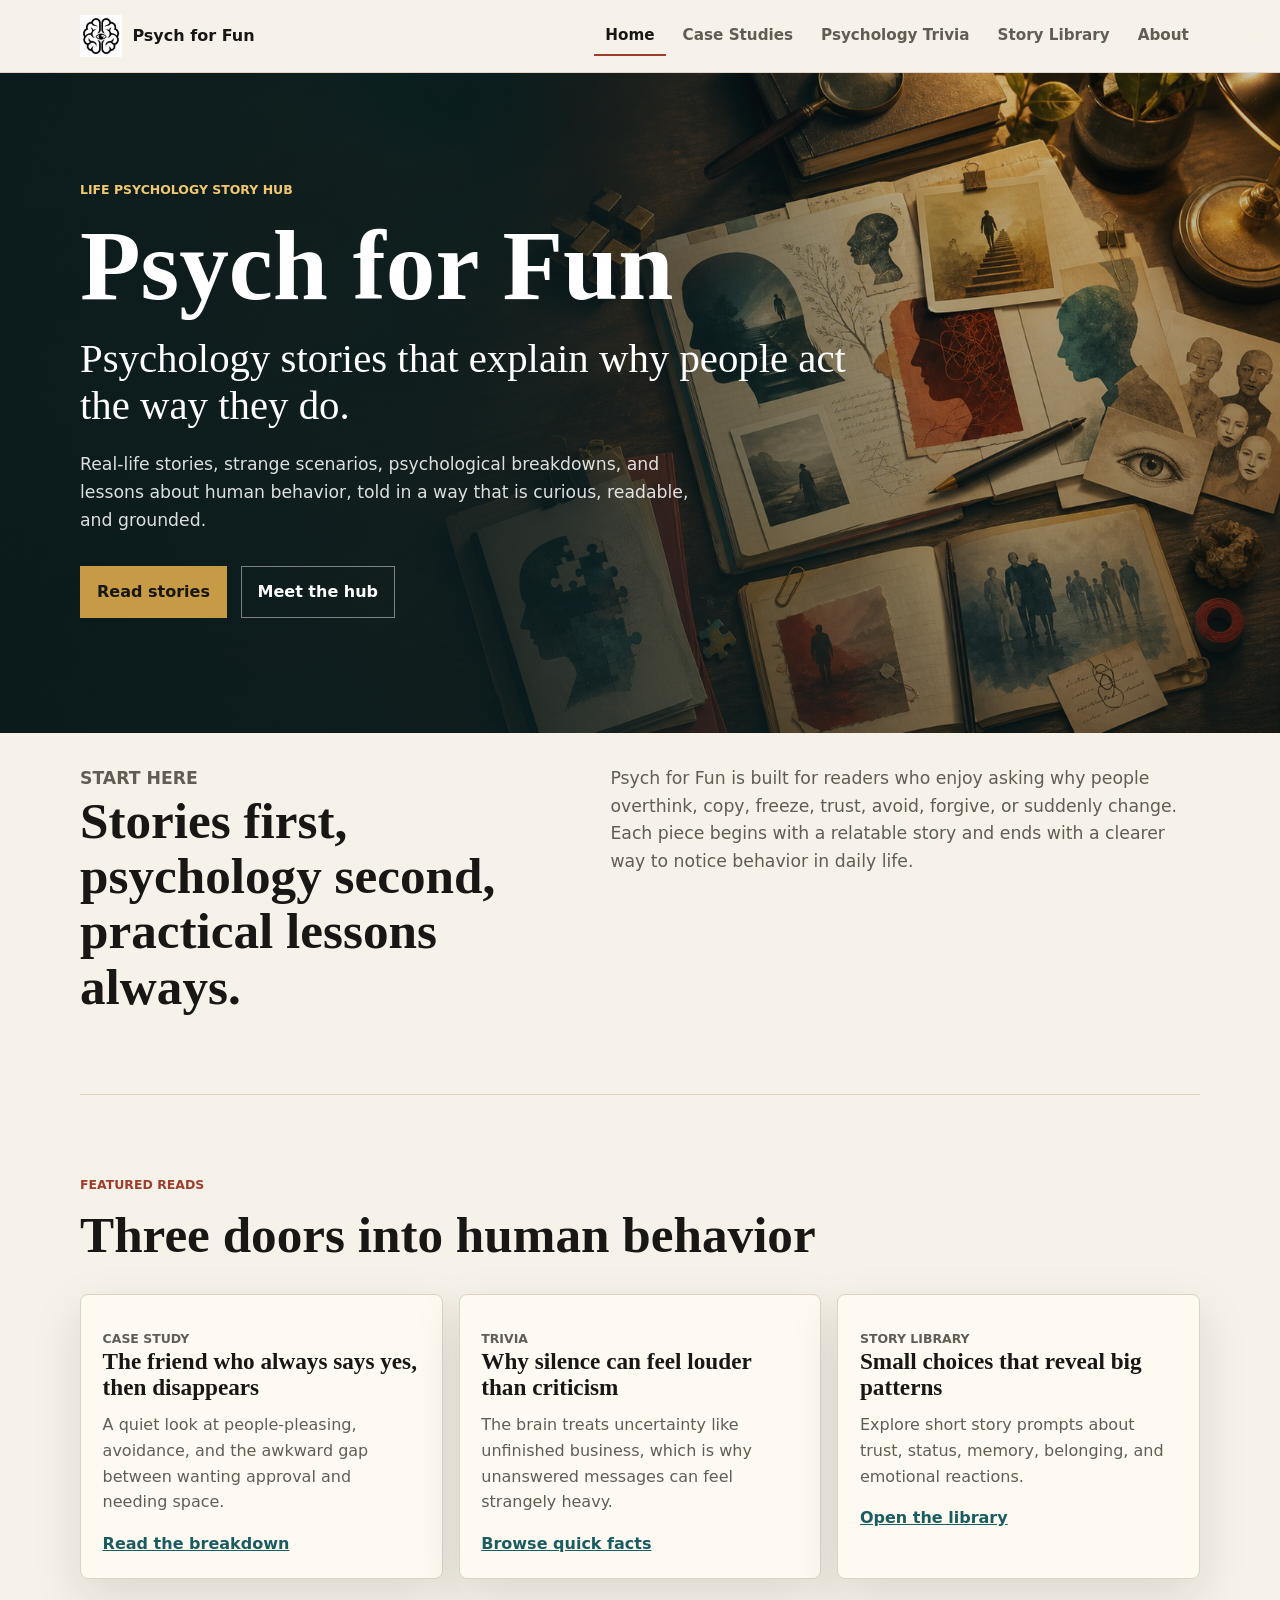
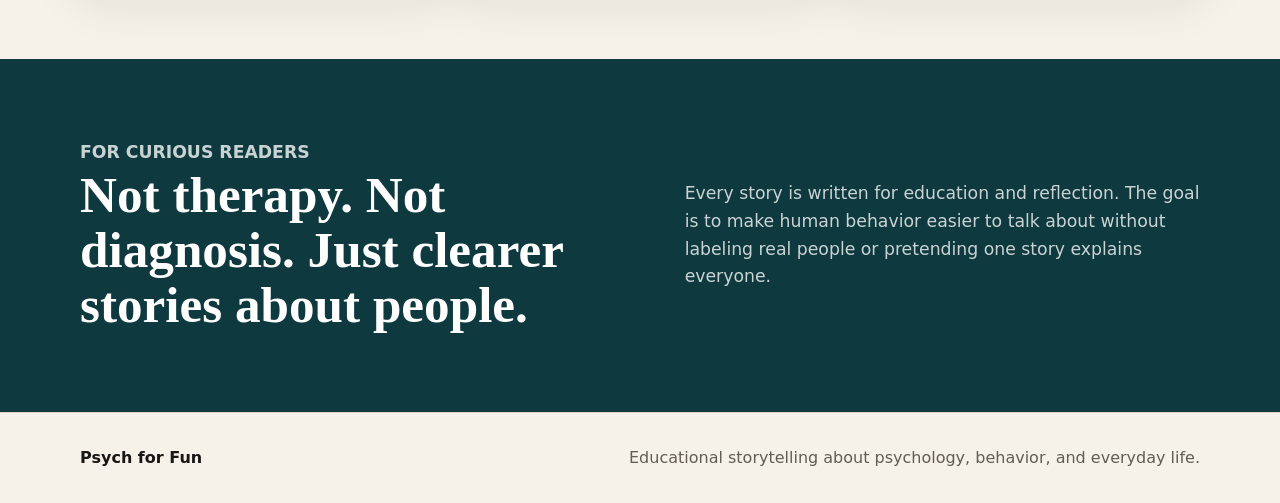
<file: index.html>
<!doctype html>
<html lang="en">
  <head>
    <meta charset="utf-8" />
    <meta name="viewport" content="width=device-width, initial-scale=1" />
    <title>Psych for Fun | Life Psychology Story Hub</title>
    <meta
      name="description"
      content="Psych for Fun shares real-life psychology stories, strange scenarios, human behavior lessons, and approachable psychological breakdowns."
    />
    <link rel="stylesheet" href="assets/styles.css" />
    <link rel="icon" type="image/png" href="assets/psych-for-fun-logo.png" />
    <script src="assets/site.js" defer></script>
  </head>
  <body>
    <a class="skip-link" href="#main">Skip to content</a>

    <header class="site-header">
      <nav class="nav-shell" aria-label="Primary navigation">
        <a class="brand" href="index.html" aria-current="page">
          <img class="brand-logo" src="assets/psych-for-fun-logo.png" alt="" />
          <span>Psych for Fun</span>
        </a>
        <button
          class="nav-toggle"
          type="button"
          aria-expanded="false"
          aria-controls="site-menu"
          data-nav-toggle
        >
          <span class="nav-toggle-line"></span>
          <span class="nav-toggle-line"></span>
          <span class="nav-toggle-line"></span>
          <span class="sr-only">Menu</span>
        </button>
        <ul class="site-menu" id="site-menu" data-nav-menu>
          <li><a href="index.html" aria-current="page">Home</a></li>
          <li><a href="case-studies.html">Case Studies</a></li>
          <li><a href="trivia.html">Psychology Trivia</a></li>
          <li><a href="story-library.html">Story Library</a></li>
          <li><a href="about.html">About</a></li>
        </ul>
      </nav>
    </header>

    <main id="main">
      <section class="hero">
        <img
          class="hero-image"
          src="assets/hero-psychology-stories.png"
          alt="Editorial illustration of layered psychology stories and human behavior clues"
        />
        <div class="hero-overlay"></div>
        <div class="hero-content">
          <p class="eyebrow">Life Psychology Story Hub</p>
          <h1>Psych for Fun</h1>
          <p class="hero-lede">
            Psychology stories that explain why people act the way they do.
          </p>
          <p class="hero-support">
            Real-life stories, strange scenarios, psychological breakdowns, and
            lessons about human behavior, told in a way that is curious,
            readable, and grounded.
          </p>
          <div class="hero-actions">
            <a class="button button-primary" href="story-library.html">Read stories</a>
            <a class="button button-secondary" href="about.html">Meet the hub</a>
          </div>
        </div>
      </section>

      <section class="section section-intro">
        <div class="section-grid">
          <div>
            <p class="eyebrow">Start here</p>
            <h2>Stories first, psychology second, practical lessons always.</h2>
          </div>
          <p>
            Psych for Fun is built for readers who enjoy asking why people
            overthink, copy, freeze, trust, avoid, forgive, or suddenly change.
            Each piece begins with a relatable story and ends with a clearer
            way to notice behavior in daily life.
          </p>
        </div>
      </section>

      <section class="section">
        <div class="section-heading">
          <p class="eyebrow">Featured reads</p>
          <h2>Three doors into human behavior</h2>
        </div>
        <div class="card-grid">
          <article class="story-card">
            <p class="card-kicker">Case Study</p>
            <h3>The friend who always says yes, then disappears</h3>
            <p>
              A quiet look at people-pleasing, avoidance, and the awkward gap
              between wanting approval and needing space.
            </p>
            <a href="case-studies.html">Read the breakdown</a>
          </article>
          <article class="story-card">
            <p class="card-kicker">Trivia</p>
            <h3>Why silence can feel louder than criticism</h3>
            <p>
              The brain treats uncertainty like unfinished business, which is
              why unanswered messages can feel strangely heavy.
            </p>
            <a href="trivia.html">Browse quick facts</a>
          </article>
          <article class="story-card">
            <p class="card-kicker">Story Library</p>
            <h3>Small choices that reveal big patterns</h3>
            <p>
              Explore short story prompts about trust, status, memory,
              belonging, and emotional reactions.
            </p>
            <a href="story-library.html">Open the library</a>
          </article>
        </div>
      </section>

      <section class="section feature-band">
        <div>
          <p class="eyebrow">For curious readers</p>
          <h2>Not therapy. Not diagnosis. Just clearer stories about people.</h2>
        </div>
        <p>
          Every story is written for education and reflection. The goal is to
          make human behavior easier to talk about without labeling real people
          or pretending one story explains everyone.
        </p>
      </section>
    </main>

    <footer class="site-footer">
      <p>Psych for Fun</p>
      <p>Educational storytelling about psychology, behavior, and everyday life.</p>
    </footer>
  </body>
</html>
</file>
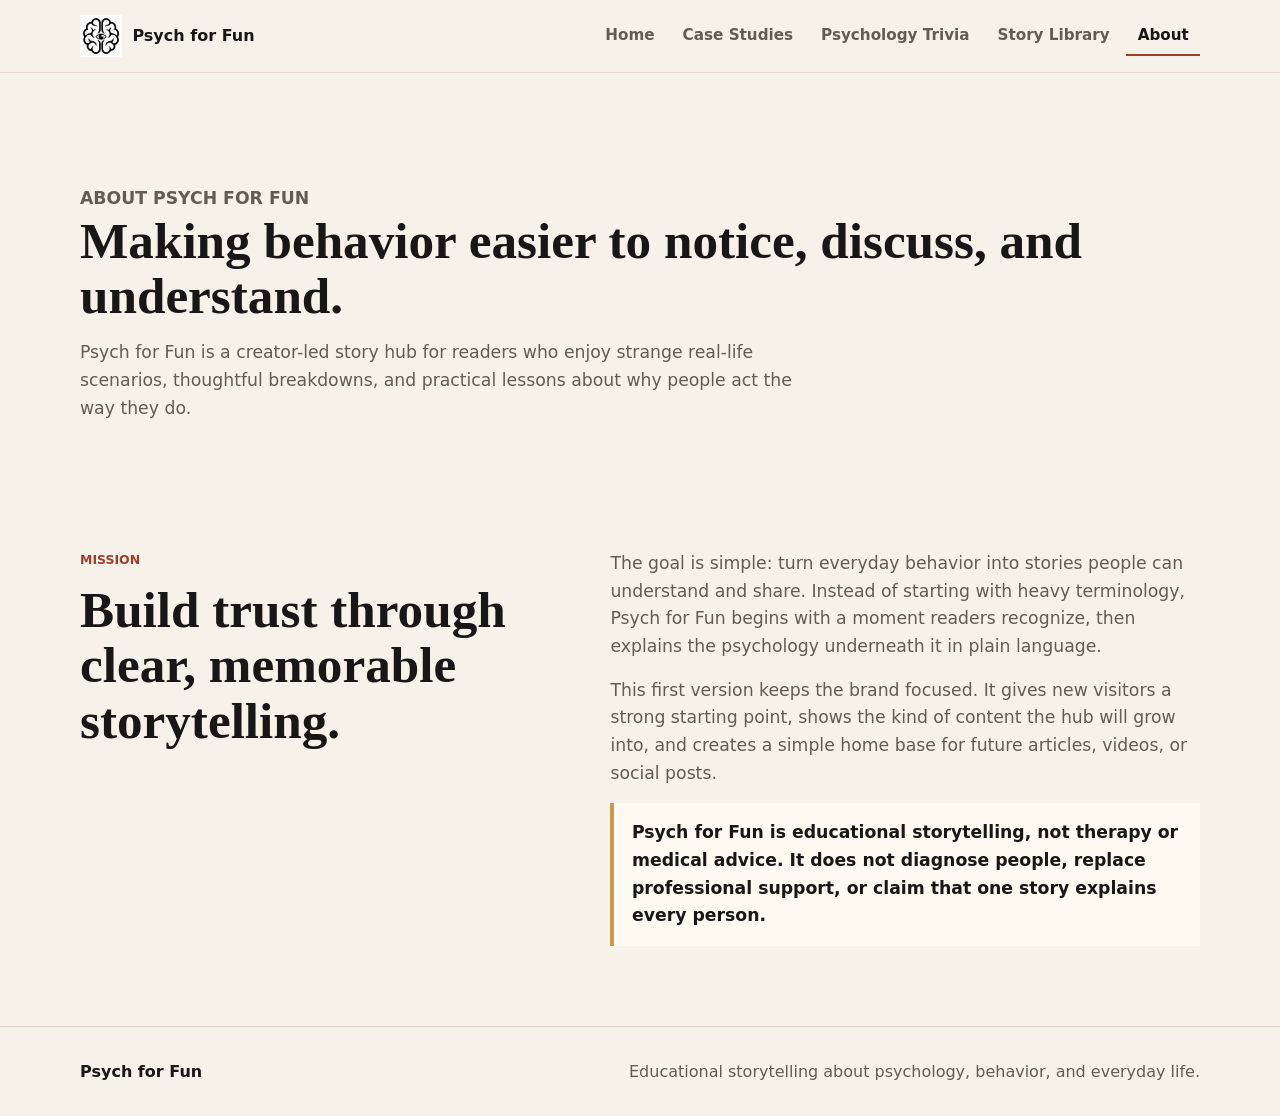
<file: about.html>
<!doctype html>
<html lang="en">
  <head>
    <meta charset="utf-8" />
    <meta name="viewport" content="width=device-width, initial-scale=1" />
    <title>About | Psych for Fun</title>
    <meta
      name="description"
      content="About Psych for Fun, a Life Psychology Story Hub for curious stories, strange scenarios, and human behavior lessons."
    />
    <link rel="stylesheet" href="assets/styles.css" />
    <link rel="icon" type="image/png" href="assets/psych-for-fun-logo.png" />
    <script src="assets/site.js" defer></script>
  </head>
  <body>
    <a class="skip-link" href="#main">Skip to content</a>

    <header class="site-header">
      <nav class="nav-shell" aria-label="Primary navigation">
        <a class="brand" href="index.html">
          <img class="brand-logo" src="assets/psych-for-fun-logo.png" alt="" />
          <span>Psych for Fun</span>
        </a>
        <button
          class="nav-toggle"
          type="button"
          aria-expanded="false"
          aria-controls="site-menu"
          data-nav-toggle
        >
          <span class="nav-toggle-line"></span>
          <span class="nav-toggle-line"></span>
          <span class="nav-toggle-line"></span>
          <span class="sr-only">Menu</span>
        </button>
        <ul class="site-menu" id="site-menu" data-nav-menu>
          <li><a href="index.html">Home</a></li>
          <li><a href="case-studies.html">Case Studies</a></li>
          <li><a href="trivia.html">Psychology Trivia</a></li>
          <li><a href="story-library.html">Story Library</a></li>
          <li><a href="about.html" aria-current="page">About</a></li>
        </ul>
      </nav>
    </header>

    <main id="main">
      <section class="page-hero about-hero">
        <p class="eyebrow">About Psych for Fun</p>
        <h1>Making behavior easier to notice, discuss, and understand.</h1>
        <p>
          Psych for Fun is a creator-led story hub for readers who enjoy strange
          real-life scenarios, thoughtful breakdowns, and practical lessons
          about why people act the way they do.
        </p>
      </section>

      <section class="section about-layout">
        <div>
          <p class="eyebrow">Mission</p>
          <h2>Build trust through clear, memorable storytelling.</h2>
        </div>
        <div class="about-copy">
          <p>
            The goal is simple: turn everyday behavior into stories people can
            understand and share. Instead of starting with heavy terminology,
            Psych for Fun begins with a moment readers recognize, then explains
            the psychology underneath it in plain language.
          </p>
          <p>
            This first version keeps the brand focused. It gives new visitors a
            strong starting point, shows the kind of content the hub will grow
            into, and creates a simple home base for future articles, videos, or
            social posts.
          </p>
          <p class="disclaimer">
            Psych for Fun is educational storytelling, not therapy or medical advice.
            It does not diagnose people, replace professional support, or claim
            that one story explains every person.
          </p>
        </div>
      </section>
    </main>

    <footer class="site-footer">
      <p>Psych for Fun</p>
      <p>Educational storytelling about psychology, behavior, and everyday life.</p>
    </footer>
  </body>
</html>
</file>
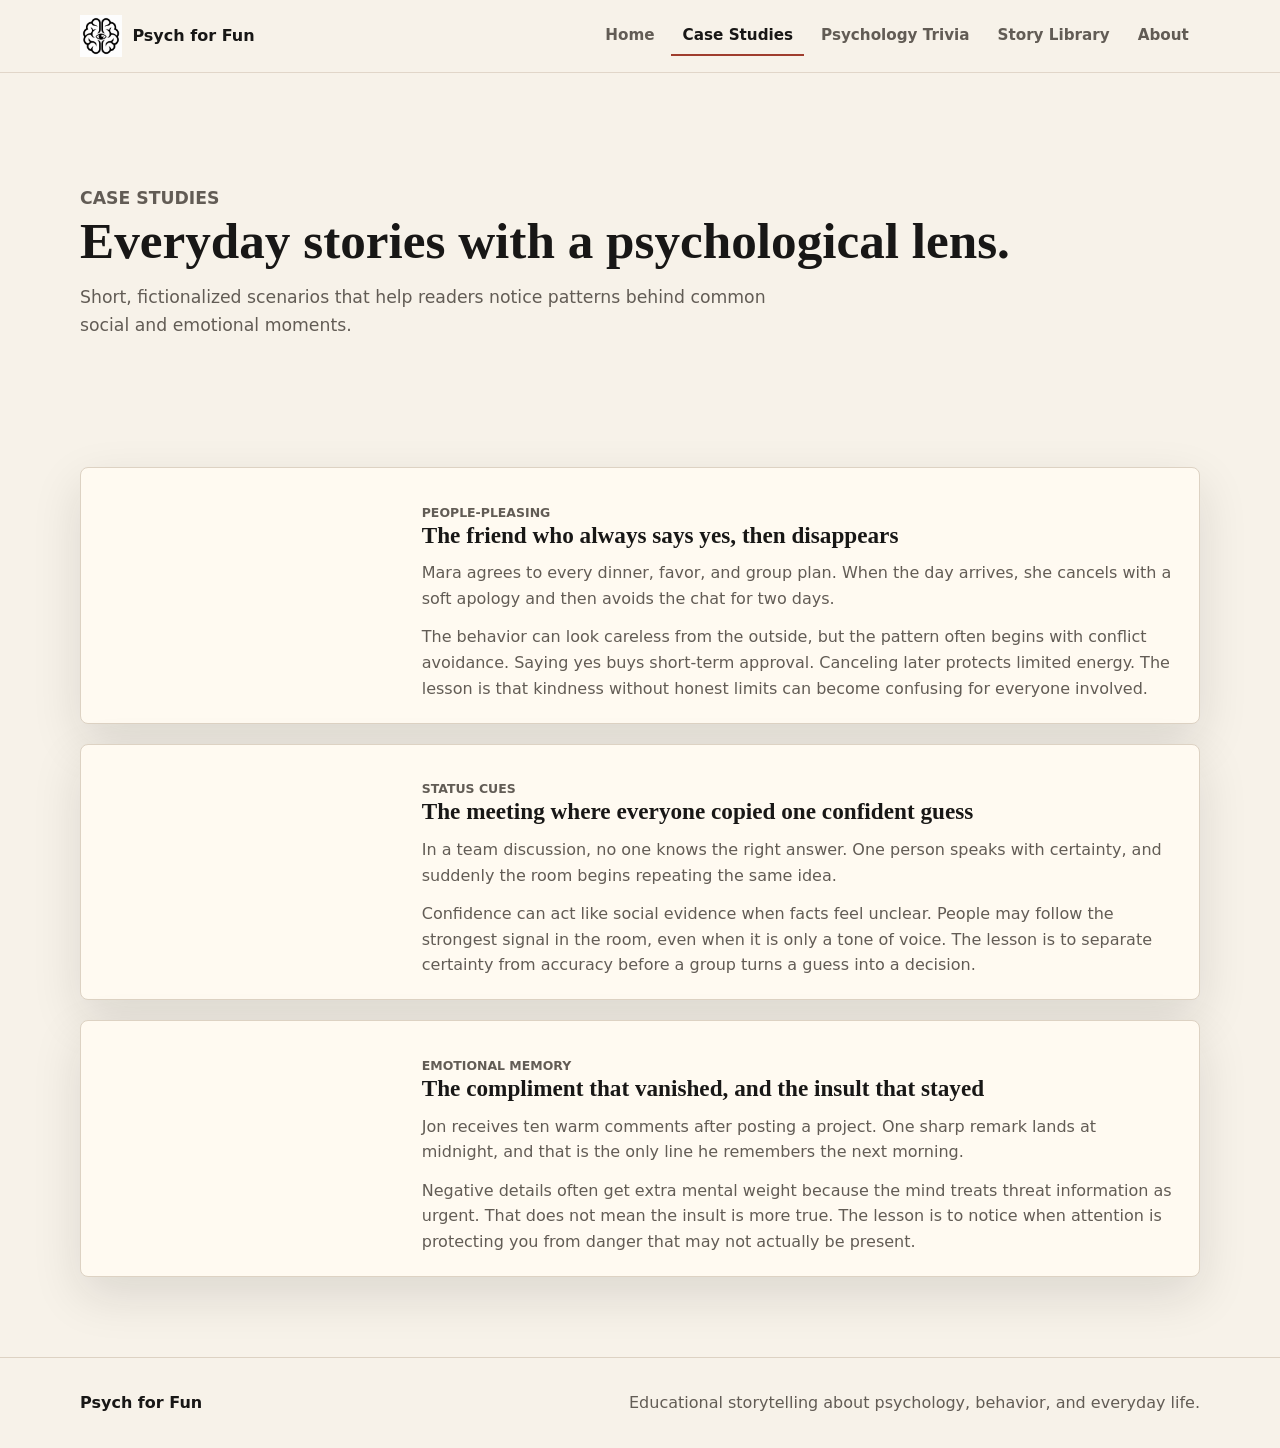
<file: case-studies.html>
<!doctype html>
<html lang="en">
  <head>
    <meta charset="utf-8" />
    <meta name="viewport" content="width=device-width, initial-scale=1" />
    <title>Case Studies | Psych for Fun</title>
    <meta
      name="description"
      content="Story-style psychology case studies from Psych for Fun, written for curious readers and everyday reflection."
    />
    <link rel="stylesheet" href="assets/styles.css" />
    <link rel="icon" type="image/png" href="assets/psych-for-fun-logo.png" />
    <script src="assets/site.js" defer></script>
  </head>
  <body>
    <a class="skip-link" href="#main">Skip to content</a>

    <header class="site-header">
      <nav class="nav-shell" aria-label="Primary navigation">
        <a class="brand" href="index.html">
          <img class="brand-logo" src="assets/psych-for-fun-logo.png" alt="" />
          <span>Psych for Fun</span>
        </a>
        <button
          class="nav-toggle"
          type="button"
          aria-expanded="false"
          aria-controls="site-menu"
          data-nav-toggle
        >
          <span class="nav-toggle-line"></span>
          <span class="nav-toggle-line"></span>
          <span class="nav-toggle-line"></span>
          <span class="sr-only">Menu</span>
        </button>
        <ul class="site-menu" id="site-menu" data-nav-menu>
          <li><a href="index.html">Home</a></li>
          <li><a href="case-studies.html" aria-current="page">Case Studies</a></li>
          <li><a href="trivia.html">Psychology Trivia</a></li>
          <li><a href="story-library.html">Story Library</a></li>
          <li><a href="about.html">About</a></li>
        </ul>
      </nav>
    </header>

    <main id="main">
      <section class="page-hero compact-hero">
        <p class="eyebrow">Case Studies</p>
        <h1>Everyday stories with a psychological lens.</h1>
        <p>
          Short, fictionalized scenarios that help readers notice patterns
          behind common social and emotional moments.
        </p>
      </section>

      <section class="section">
        <div class="story-list">
          <article class="story-card story-card-case">
            <p class="card-kicker">People-pleasing</p>
            <h2>The friend who always says yes, then disappears</h2>
            <p>
              Mara agrees to every dinner, favor, and group plan. When the day
              arrives, she cancels with a soft apology and then avoids the chat
              for two days.
            </p>
            <p>
              The behavior can look careless from the outside, but the pattern
              often begins with conflict avoidance. Saying yes buys short-term
              approval. Canceling later protects limited energy. The lesson is
              that kindness without honest limits can become confusing for
              everyone involved.
            </p>
          </article>

          <article class="story-card story-card-case">
            <p class="card-kicker">Status cues</p>
            <h2>The meeting where everyone copied one confident guess</h2>
            <p>
              In a team discussion, no one knows the right answer. One person
              speaks with certainty, and suddenly the room begins repeating the
              same idea.
            </p>
            <p>
              Confidence can act like social evidence when facts feel unclear.
              People may follow the strongest signal in the room, even when it
              is only a tone of voice. The lesson is to separate certainty from
              accuracy before a group turns a guess into a decision.
            </p>
          </article>

          <article class="story-card story-card-case">
            <p class="card-kicker">Emotional memory</p>
            <h2>The compliment that vanished, and the insult that stayed</h2>
            <p>
              Jon receives ten warm comments after posting a project. One sharp
              remark lands at midnight, and that is the only line he remembers
              the next morning.
            </p>
            <p>
              Negative details often get extra mental weight because the mind
              treats threat information as urgent. That does not mean the insult
              is more true. The lesson is to notice when attention is protecting
              you from danger that may not actually be present.
            </p>
          </article>
        </div>
      </section>
    </main>

    <footer class="site-footer">
      <p>Psych for Fun</p>
      <p>Educational storytelling about psychology, behavior, and everyday life.</p>
    </footer>
  </body>
</html>
</file>
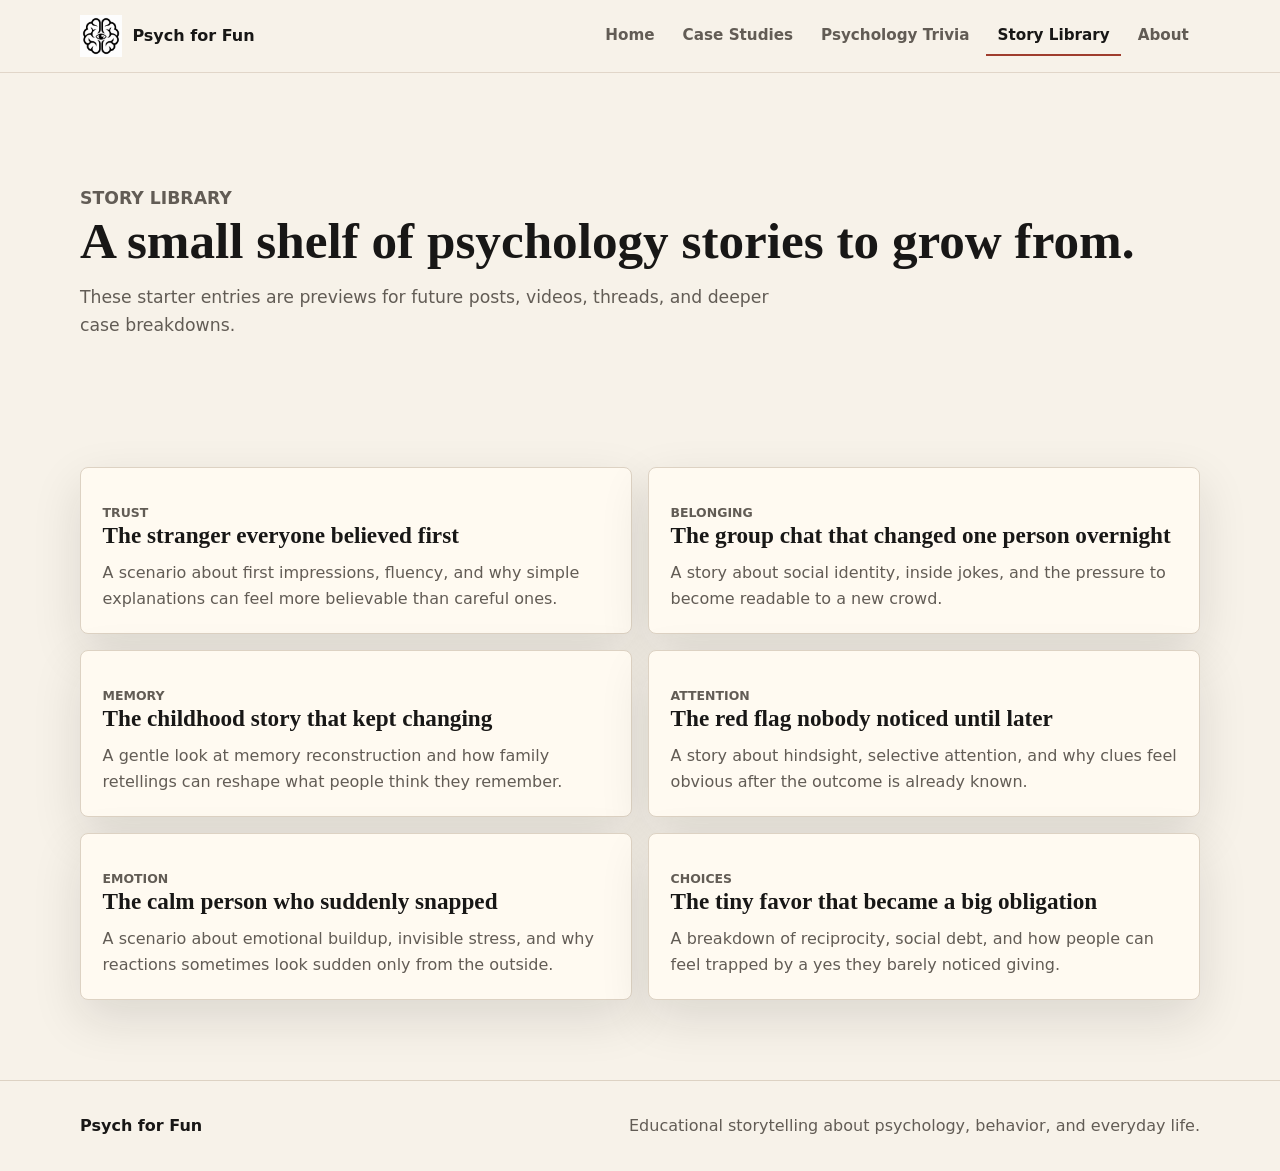
<file: story-library.html>
<!doctype html>
<html lang="en">
  <head>
    <meta charset="utf-8" />
    <meta name="viewport" content="width=device-width, initial-scale=1" />
    <title>Story Library | Psych for Fun</title>
    <meta
      name="description"
      content="The Psych for Fun story library collects psychology story prompts, strange scenarios, and human behavior lessons."
    />
    <link rel="stylesheet" href="assets/styles.css" />
    <link rel="icon" type="image/png" href="assets/psych-for-fun-logo.png" />
    <script src="assets/site.js" defer></script>
  </head>
  <body>
    <a class="skip-link" href="#main">Skip to content</a>

    <header class="site-header">
      <nav class="nav-shell" aria-label="Primary navigation">
        <a class="brand" href="index.html">
          <img class="brand-logo" src="assets/psych-for-fun-logo.png" alt="" />
          <span>Psych for Fun</span>
        </a>
        <button
          class="nav-toggle"
          type="button"
          aria-expanded="false"
          aria-controls="site-menu"
          data-nav-toggle
        >
          <span class="nav-toggle-line"></span>
          <span class="nav-toggle-line"></span>
          <span class="nav-toggle-line"></span>
          <span class="sr-only">Menu</span>
        </button>
        <ul class="site-menu" id="site-menu" data-nav-menu>
          <li><a href="index.html">Home</a></li>
          <li><a href="case-studies.html">Case Studies</a></li>
          <li><a href="trivia.html">Psychology Trivia</a></li>
          <li><a href="story-library.html" aria-current="page">Story Library</a></li>
          <li><a href="about.html">About</a></li>
        </ul>
      </nav>
    </header>

    <main id="main">
      <section class="page-hero compact-hero">
        <p class="eyebrow">Story Library</p>
        <h1>A small shelf of psychology stories to grow from.</h1>
        <p>
          These starter entries are previews for future posts, videos, threads,
          and deeper case breakdowns.
        </p>
      </section>

      <section class="section">
        <div class="library-grid">
          <article class="library-card">
            <p class="card-kicker">Trust</p>
            <h2>The stranger everyone believed first</h2>
            <p>
              A scenario about first impressions, fluency, and why simple
              explanations can feel more believable than careful ones.
            </p>
          </article>
          <article class="library-card">
            <p class="card-kicker">Belonging</p>
            <h2>The group chat that changed one person overnight</h2>
            <p>
              A story about social identity, inside jokes, and the pressure to
              become readable to a new crowd.
            </p>
          </article>
          <article class="library-card">
            <p class="card-kicker">Memory</p>
            <h2>The childhood story that kept changing</h2>
            <p>
              A gentle look at memory reconstruction and how family retellings
              can reshape what people think they remember.
            </p>
          </article>
          <article class="library-card">
            <p class="card-kicker">Attention</p>
            <h2>The red flag nobody noticed until later</h2>
            <p>
              A story about hindsight, selective attention, and why clues feel
              obvious after the outcome is already known.
            </p>
          </article>
          <article class="library-card">
            <p class="card-kicker">Emotion</p>
            <h2>The calm person who suddenly snapped</h2>
            <p>
              A scenario about emotional buildup, invisible stress, and why
              reactions sometimes look sudden only from the outside.
            </p>
          </article>
          <article class="library-card">
            <p class="card-kicker">Choices</p>
            <h2>The tiny favor that became a big obligation</h2>
            <p>
              A breakdown of reciprocity, social debt, and how people can feel
              trapped by a yes they barely noticed giving.
            </p>
          </article>
        </div>
      </section>
    </main>

    <footer class="site-footer">
      <p>Psych for Fun</p>
      <p>Educational storytelling about psychology, behavior, and everyday life.</p>
    </footer>
  </body>
</html>
</file>
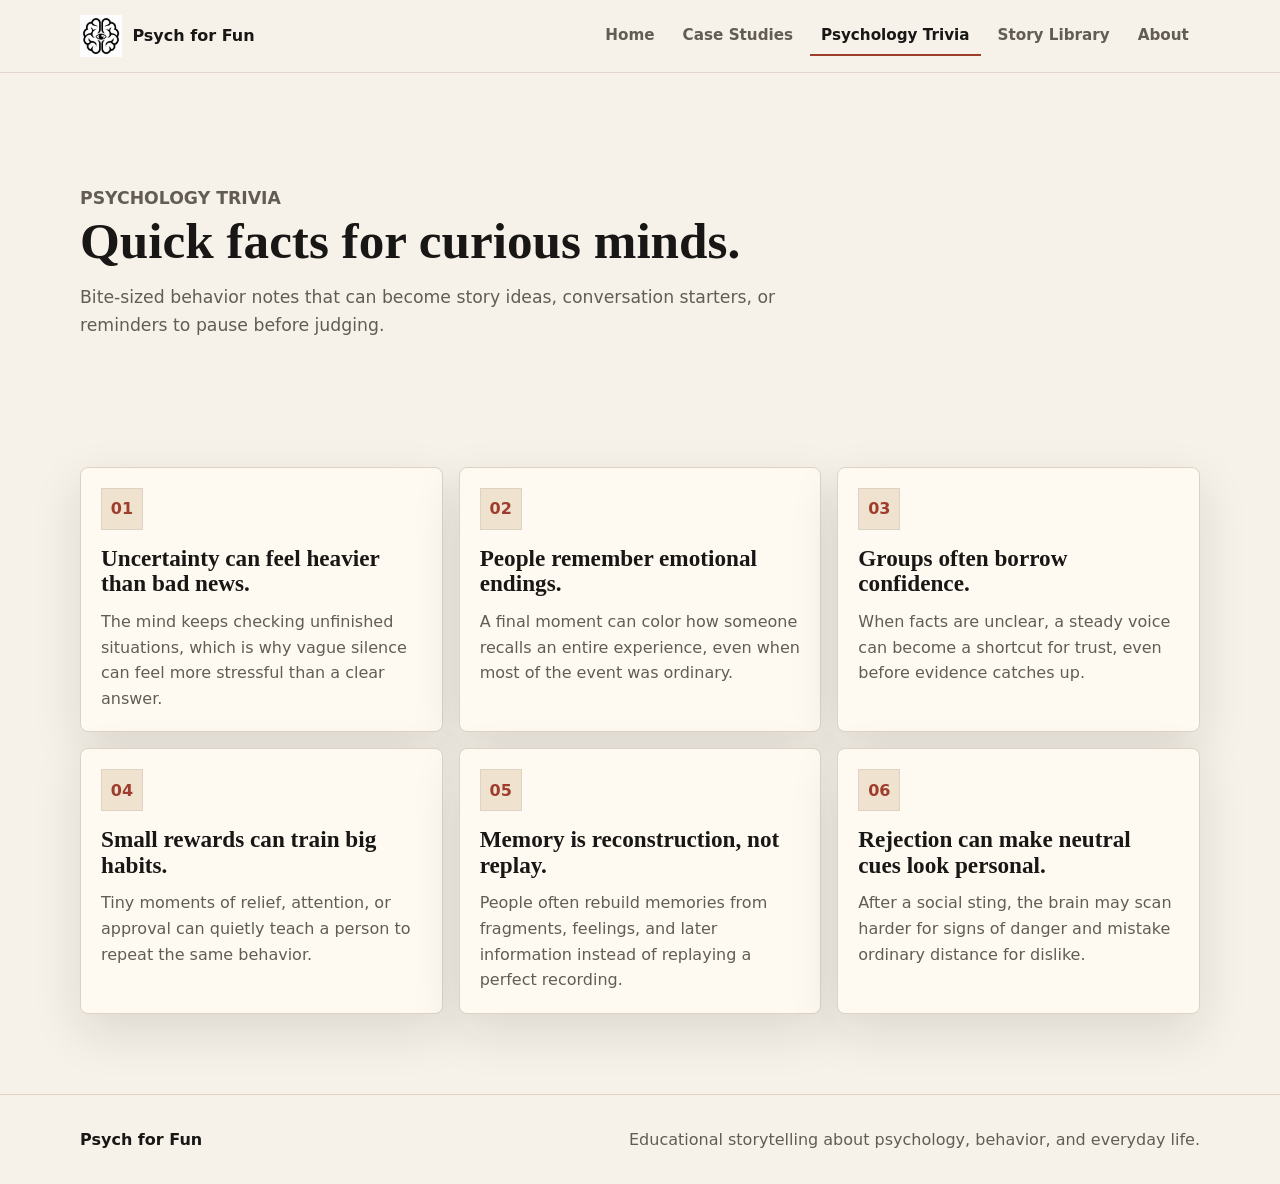
<file: trivia.html>
<!doctype html>
<html lang="en">
  <head>
    <meta charset="utf-8" />
    <meta name="viewport" content="width=device-width, initial-scale=1" />
    <title>Psychology Trivia | Psych for Fun</title>
    <meta
      name="description"
      content="Quick psychology trivia from Psych for Fun about human behavior, attention, memory, choices, and social life."
    />
    <link rel="stylesheet" href="assets/styles.css" />
    <link rel="icon" type="image/png" href="assets/psych-for-fun-logo.png" />
    <script src="assets/site.js" defer></script>
  </head>
  <body>
    <a class="skip-link" href="#main">Skip to content</a>

    <header class="site-header">
      <nav class="nav-shell" aria-label="Primary navigation">
        <a class="brand" href="index.html">
          <img class="brand-logo" src="assets/psych-for-fun-logo.png" alt="" />
          <span>Psych for Fun</span>
        </a>
        <button
          class="nav-toggle"
          type="button"
          aria-expanded="false"
          aria-controls="site-menu"
          data-nav-toggle
        >
          <span class="nav-toggle-line"></span>
          <span class="nav-toggle-line"></span>
          <span class="nav-toggle-line"></span>
          <span class="sr-only">Menu</span>
        </button>
        <ul class="site-menu" id="site-menu" data-nav-menu>
          <li><a href="index.html">Home</a></li>
          <li><a href="case-studies.html">Case Studies</a></li>
          <li><a href="trivia.html" aria-current="page">Psychology Trivia</a></li>
          <li><a href="story-library.html">Story Library</a></li>
          <li><a href="about.html">About</a></li>
        </ul>
      </nav>
    </header>

    <main id="main">
      <section class="page-hero compact-hero">
        <p class="eyebrow">Psychology Trivia</p>
        <h1>Quick facts for curious minds.</h1>
        <p>
          Bite-sized behavior notes that can become story ideas, conversation
          starters, or reminders to pause before judging.
        </p>
      </section>

      <section class="section">
        <div class="trivia-grid">
          <article class="trivia-item">
            <span>01</span>
            <h2>Uncertainty can feel heavier than bad news.</h2>
            <p>
              The mind keeps checking unfinished situations, which is why vague
              silence can feel more stressful than a clear answer.
            </p>
          </article>
          <article class="trivia-item">
            <span>02</span>
            <h2>People remember emotional endings.</h2>
            <p>
              A final moment can color how someone recalls an entire experience,
              even when most of the event was ordinary.
            </p>
          </article>
          <article class="trivia-item">
            <span>03</span>
            <h2>Groups often borrow confidence.</h2>
            <p>
              When facts are unclear, a steady voice can become a shortcut for
              trust, even before evidence catches up.
            </p>
          </article>
          <article class="trivia-item">
            <span>04</span>
            <h2>Small rewards can train big habits.</h2>
            <p>
              Tiny moments of relief, attention, or approval can quietly teach a
              person to repeat the same behavior.
            </p>
          </article>
          <article class="trivia-item">
            <span>05</span>
            <h2>Memory is reconstruction, not replay.</h2>
            <p>
              People often rebuild memories from fragments, feelings, and later
              information instead of replaying a perfect recording.
            </p>
          </article>
          <article class="trivia-item">
            <span>06</span>
            <h2>Rejection can make neutral cues look personal.</h2>
            <p>
              After a social sting, the brain may scan harder for signs of
              danger and mistake ordinary distance for dislike.
            </p>
          </article>
        </div>
      </section>
    </main>

    <footer class="site-footer">
      <p>Psych for Fun</p>
      <p>Educational storytelling about psychology, behavior, and everyday life.</p>
    </footer>
  </body>
</html>
</file>
<file: assets/styles.css>
:root {
  --ink: #181716;
  --muted: #625c55;
  --paper: #f7f2e9;
  --surface: #fffaf1;
  --line: #ddd2c3;
  --teal: #195d63;
  --teal-dark: #0e393e;
  --red: #9f3d2d;
  --gold: #c79b46;
  --white: #ffffff;
  --shadow: 0 18px 50px rgba(24, 23, 22, 0.12);
}

* {
  box-sizing: border-box;
}

html {
  scroll-behavior: smooth;
}

body {
  margin: 0;
  background: var(--paper);
  color: var(--ink);
  font-family:
    Inter, ui-sans-serif, system-ui, -apple-system, BlinkMacSystemFont, "Segoe UI",
    sans-serif;
  line-height: 1.6;
}

img {
  display: block;
  max-width: 100%;
}

a {
  color: inherit;
}

.skip-link {
  position: absolute;
  left: 1rem;
  top: 0.75rem;
  z-index: 20;
  padding: 0.65rem 0.85rem;
  background: var(--ink);
  color: var(--white);
  transform: translateY(-150%);
}

.skip-link:focus {
  transform: translateY(0);
}

.site-header {
  position: sticky;
  top: 0;
  z-index: 10;
  border-bottom: 1px solid rgba(221, 210, 195, 0.85);
  background: rgba(247, 242, 233, 0.92);
  backdrop-filter: blur(18px);
}

.nav-shell {
  display: flex;
  align-items: center;
  justify-content: space-between;
  gap: 1.25rem;
  width: min(1120px, calc(100% - 2rem));
  min-height: 72px;
  margin: 0 auto;
}

.brand {
  display: inline-flex;
  align-items: center;
  gap: 0.65rem;
  color: var(--ink);
  font-weight: 800;
  text-decoration: none;
  white-space: nowrap;
}

.brand-logo {
  display: block;
  flex: 0 0 auto;
  width: 42px;
  height: 42px;
  object-fit: contain;
}

.site-menu {
  display: flex;
  align-items: center;
  gap: 0.35rem;
  padding: 0;
  margin: 0;
  list-style: none;
}

.site-menu a {
  display: inline-flex;
  align-items: center;
  min-height: 40px;
  padding: 0.45rem 0.7rem;
  border-bottom: 2px solid transparent;
  color: var(--muted);
  font-size: 0.95rem;
  font-weight: 700;
  text-decoration: none;
}

.site-menu a:hover,
.site-menu a:focus-visible,
.site-menu a[aria-current="page"] {
  border-color: var(--red);
  color: var(--ink);
}

.nav-toggle {
  display: none;
  width: 44px;
  height: 44px;
  padding: 0;
  border: 1px solid var(--line);
  background: var(--surface);
  color: var(--ink);
  cursor: pointer;
}

.nav-toggle-line {
  display: block;
  width: 20px;
  height: 2px;
  margin: 4px auto;
  background: currentColor;
}

.sr-only {
  position: absolute;
  width: 1px;
  height: 1px;
  padding: 0;
  margin: -1px;
  overflow: hidden;
  clip: rect(0, 0, 0, 0);
  white-space: nowrap;
  border: 0;
}

.hero {
  position: relative;
  display: grid;
  align-items: center;
  min-height: clamp(560px, calc(100vh - 130px), 660px);
  overflow: hidden;
  color: var(--white);
}

.hero-image,
.hero-overlay {
  position: absolute;
  inset: 0;
  width: 100%;
  height: 100%;
}

.hero-image {
  object-fit: cover;
}

.hero-overlay {
  background:
    linear-gradient(90deg, rgba(12, 27, 28, 0.9) 0%, rgba(12, 27, 28, 0.72) 38%, rgba(12, 27, 28, 0.18) 74%),
    linear-gradient(0deg, rgba(12, 27, 28, 0.32), rgba(12, 27, 28, 0.05));
}

.hero-content {
  position: relative;
  z-index: 1;
  width: min(1120px, calc(100% - 2rem));
  margin: 0 auto;
  padding: 3.5rem 0 4rem;
}

.eyebrow,
.card-kicker {
  margin: 0 0 0.75rem;
  color: var(--red);
  font-size: 0.78rem;
  font-weight: 900;
  letter-spacing: 0;
  text-transform: uppercase;
}

.hero .eyebrow {
  color: #f0c86f;
}

h1,
h2,
h3,
p {
  overflow-wrap: anywhere;
}

h1,
h2,
h3 {
  margin: 0;
  line-height: 1.08;
}

.hero h1 {
  max-width: 780px;
  font-family: Georgia, "Times New Roman", serif;
  font-size: clamp(3.2rem, 8vw, 6.2rem);
  font-weight: 700;
}

.hero-lede {
  max-width: 780px;
  margin: 1rem 0 0;
  font-family: Georgia, "Times New Roman", serif;
  font-size: clamp(1.6rem, 3.4vw, 2.55rem);
  line-height: 1.16;
}

.hero-support {
  max-width: 640px;
  margin: 1.35rem 0 0;
  color: rgba(255, 255, 255, 0.86);
  font-size: 1.08rem;
}

.hero-actions {
  display: flex;
  flex-wrap: wrap;
  gap: 0.85rem;
  margin-top: 2rem;
}

.button {
  display: inline-flex;
  align-items: center;
  justify-content: center;
  min-height: 46px;
  padding: 0.75rem 1rem;
  border: 1px solid transparent;
  font-weight: 800;
  text-decoration: none;
}

.button-primary {
  background: var(--gold);
  color: var(--ink);
}

.button-primary:hover,
.button-primary:focus-visible {
  background: #e3b955;
}

.button-secondary {
  border-color: rgba(255, 255, 255, 0.45);
  color: var(--white);
}

.button-secondary:hover,
.button-secondary:focus-visible {
  background: rgba(255, 255, 255, 0.12);
}

.section,
.page-hero {
  width: min(1120px, calc(100% - 2rem));
  margin: 0 auto;
}

.section {
  padding: 5rem 0;
}

.section-intro {
  border-bottom: 1px solid var(--line);
  padding-top: 2rem;
}

.section-grid,
.about-layout {
  display: grid;
  grid-template-columns: minmax(0, 0.9fr) minmax(0, 1.1fr);
  gap: 3rem;
  align-items: start;
}

.section-grid h2,
.section-heading h2,
.feature-band h2,
.page-hero h1,
.about-layout h2 {
  font-family: Georgia, "Times New Roman", serif;
  font-size: clamp(2rem, 4vw, 3.8rem);
}

.section-grid p,
.feature-band p,
.page-hero p,
.about-copy p {
  margin: 0;
  color: var(--muted);
  font-size: 1.08rem;
}

.section-heading {
  max-width: 760px;
  margin-bottom: 2rem;
}

.card-grid,
.library-grid,
.trivia-grid {
  display: grid;
  gap: 1rem;
}

.card-grid {
  grid-template-columns: repeat(3, minmax(0, 1fr));
}

.story-card,
.library-card,
.trivia-item {
  border: 1px solid var(--line);
  border-radius: 8px;
  background: var(--surface);
  box-shadow: var(--shadow);
}

.story-card,
.library-card {
  padding: 1.35rem;
}

.story-card h2,
.story-card h3,
.library-card h2,
.trivia-item h2 {
  font-family: Georgia, "Times New Roman", serif;
  font-size: 1.45rem;
}

.story-card p,
.library-card p,
.trivia-item p {
  margin: 0.8rem 0 0;
  color: var(--muted);
}

.story-card a {
  display: inline-flex;
  margin-top: 1rem;
  color: var(--teal);
  font-weight: 900;
}

.feature-band {
  display: grid;
  grid-template-columns: minmax(0, 1fr) minmax(0, 0.9fr);
  gap: 2rem;
  align-items: center;
  width: 100%;
  max-width: none;
  padding-right: max(1rem, calc((100% - 1120px) / 2));
  padding-left: max(1rem, calc((100% - 1120px) / 2));
  background: var(--teal-dark);
  color: var(--white);
}

.feature-band p {
  color: rgba(255, 255, 255, 0.78);
}

.compact-hero,
.about-hero {
  padding: 6rem 0 3rem;
}

.page-hero p {
  max-width: 720px;
  margin-top: 1rem;
}

.story-list {
  display: grid;
  gap: 1.25rem;
}

.story-card-case {
  display: grid;
  grid-template-columns: minmax(0, 0.38fr) minmax(0, 1fr);
  column-gap: 2rem;
  align-items: start;
}

.story-card-case .card-kicker {
  grid-row: span 3;
}

.story-card-case h2,
.story-card-case p {
  grid-column: 2;
}

.trivia-grid {
  grid-template-columns: repeat(3, minmax(0, 1fr));
}

.trivia-item {
  padding: 1.25rem;
}

.trivia-item span {
  display: inline-grid;
  width: 42px;
  height: 42px;
  margin-bottom: 1rem;
  place-items: center;
  border: 1px solid var(--line);
  background: #efe2cf;
  color: var(--red);
  font-weight: 900;
}

.library-grid {
  grid-template-columns: repeat(2, minmax(0, 1fr));
}

.about-copy {
  display: grid;
  gap: 1rem;
}

.about-copy .disclaimer {
  border-left: 4px solid var(--gold);
  padding: 1rem 1.1rem;
  background: var(--surface);
  color: var(--ink);
  font-weight: 700;
}

.site-footer {
  display: flex;
  justify-content: space-between;
  gap: 1rem;
  padding: 2rem max(1rem, calc((100% - 1120px) / 2));
  border-top: 1px solid var(--line);
  color: var(--muted);
}

.site-footer p {
  margin: 0;
}

.site-footer p:first-child {
  color: var(--ink);
  font-weight: 900;
}

@media (max-width: 900px) {
  .card-grid,
  .trivia-grid {
    grid-template-columns: repeat(2, minmax(0, 1fr));
  }

  .section-grid,
  .about-layout,
  .feature-band,
  .story-card-case {
    grid-template-columns: 1fr;
  }

  .story-card-case .card-kicker,
  .story-card-case h2,
  .story-card-case p {
    grid-column: auto;
  }
}

@media (max-width: 760px) {
  .nav-shell {
    min-height: 64px;
  }

  .nav-toggle {
    display: block;
  }

  .site-menu {
    position: absolute;
    top: 64px;
    right: 1rem;
    left: 1rem;
    display: none;
    flex-direction: column;
    align-items: stretch;
    gap: 0;
    padding: 0.45rem;
    border: 1px solid var(--line);
    background: var(--surface);
    box-shadow: var(--shadow);
  }

  .site-menu.is-open {
    display: flex;
  }

  .site-menu a {
    min-height: 44px;
    border-bottom: 0;
    border-left: 3px solid transparent;
    padding: 0.7rem 0.8rem;
  }

  .site-menu a[aria-current="page"],
  .site-menu a:hover,
  .site-menu a:focus-visible {
    border-color: var(--red);
    background: #f0e6d8;
  }

  .hero {
    min-height: 700px;
  }

  .hero-overlay {
    background: rgba(12, 27, 28, 0.78);
  }

  .hero-image {
    object-position: 63% center;
  }

  .hero-content {
    padding: 4rem 0 4.5rem;
  }

  .hero h1 {
    font-size: clamp(3rem, 18vw, 5rem);
  }

  .hero-lede {
    font-size: 1.7rem;
  }

  .section {
    padding: 3.5rem 0;
  }

  .card-grid,
  .library-grid,
  .trivia-grid {
    grid-template-columns: 1fr;
  }

  .compact-hero,
  .about-hero {
    padding-top: 4rem;
  }

  .site-footer {
    display: grid;
  }
}
</file>
